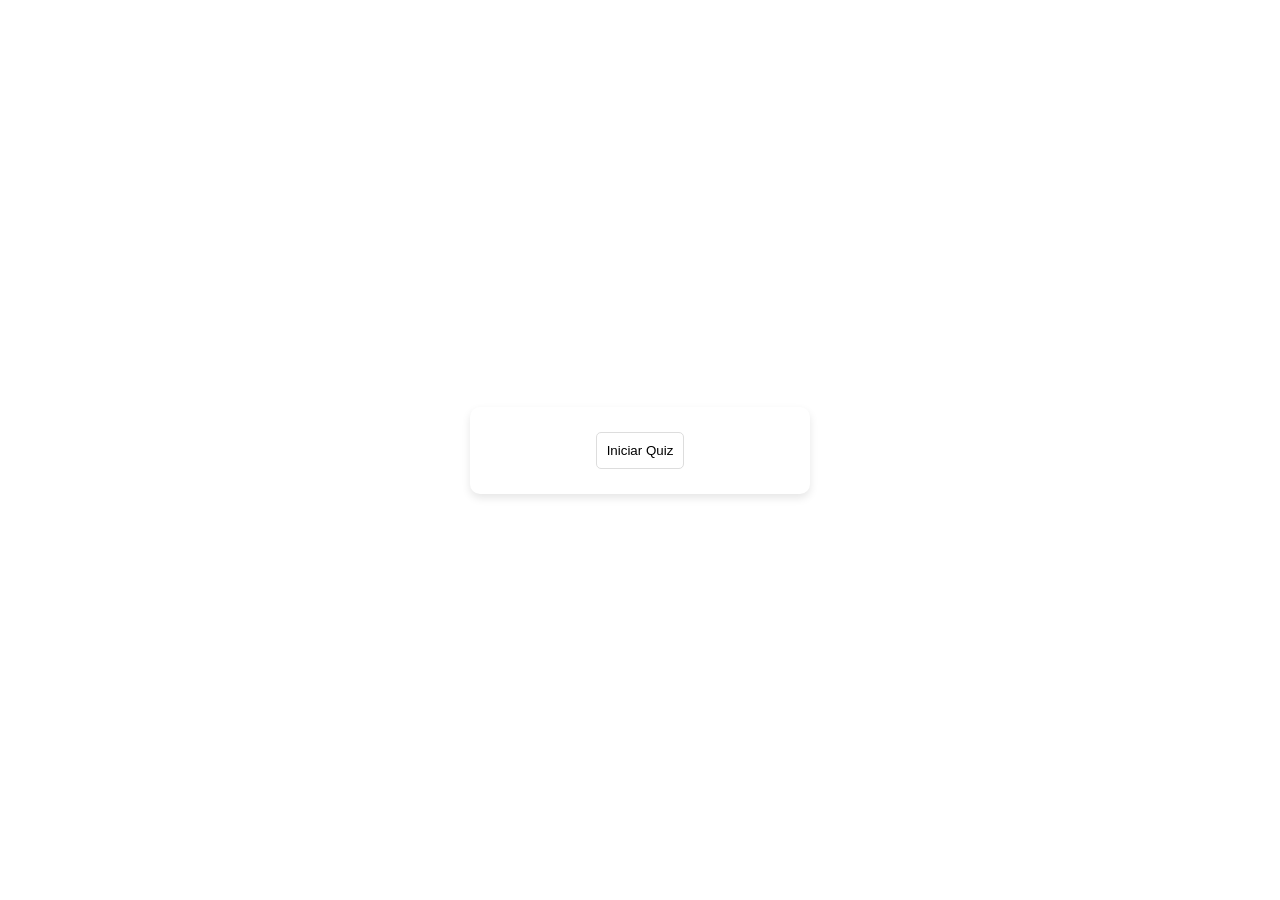
<file: index.html>
<!DOCTYPE html>
<html lang="pt-BR">
<head>
    <meta charset="UTF-8">
    <meta name="viewport" content="width=device-width, initial-scale=1.0">
    <title>Quiz de Matemática</title>
    <meta name="description" content="Teste seus conhecimentos em matemática com este divertido quiz. Desafie-se agora!">
     <link rel="stylesheet" href="styles.css">
</head>
<body>
    <div class="quiz-container" role="main">
        <div id="question-container" class="hide">
            <h1 id="question">Pergunta</h1>
            <div id="answer-buttons" class="btn-grid" role="group" aria-labelledby="question">
                <button class="btn">Resposta 1</button>
                <button class="btn">Resposta 2</button>
                <button class="btn">Resposta 3</button>
                <button class="btn">Resposta 4</button>
            </div>
            <div id="result" class="hide" role="alert"></div>
            <button id="next-btn" class="next-btn btn hide">Próxima Pergunta</button>
        </div>
        <button id="start-btn" class="start-btn btn">Iniciar Quiz</button>
    </div>
    <script src="script.js"></script>
</body>
</html>
</file>
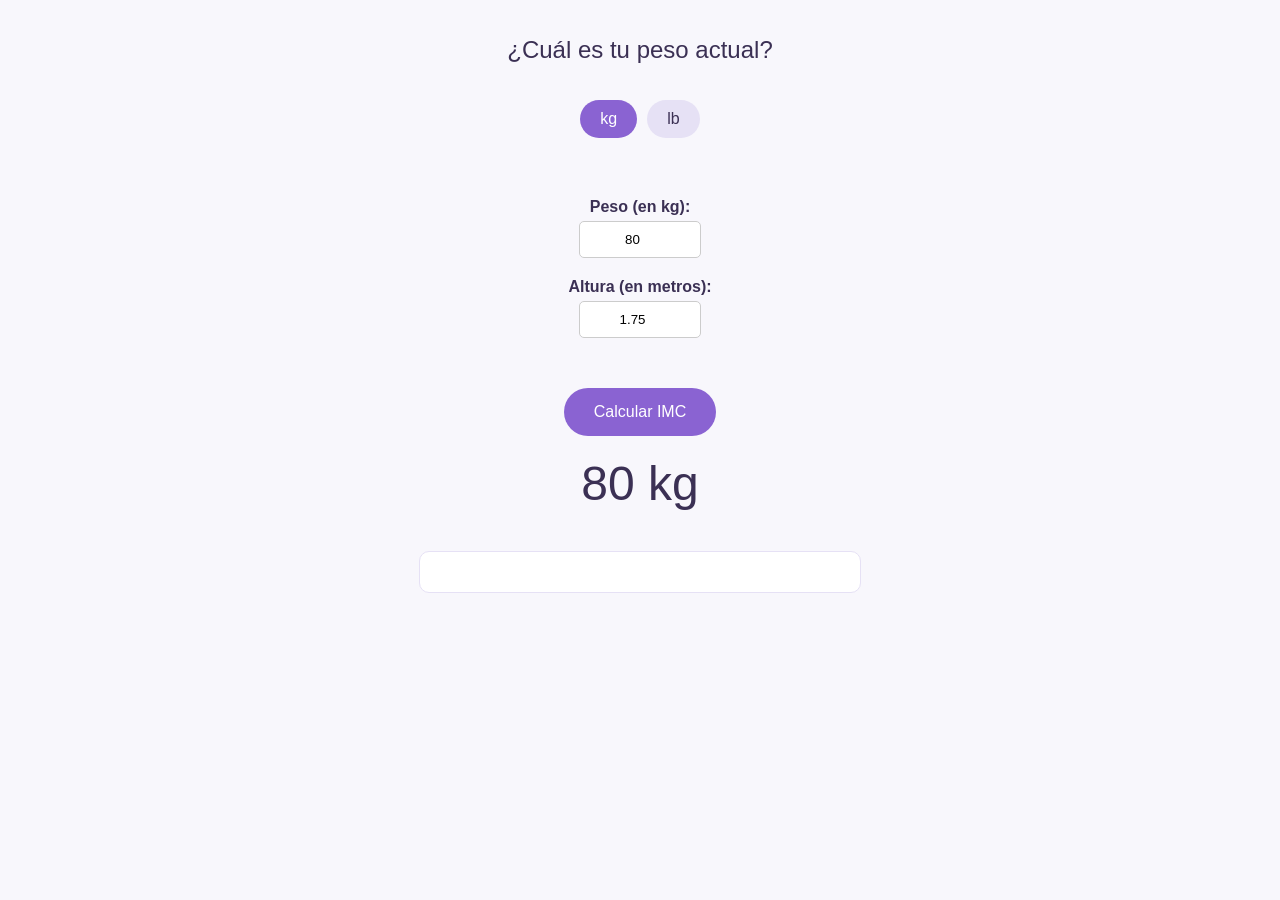
<file: imc.html>
<!DOCTYPE html>
<html lang="es">
<head>
    <meta charset="UTF-8">
    <meta name="viewport" content="width=device-width, initial-scale=1.0">
    <title>Calculadora de IMC</title>
    <style>
        body {
            font-family: Arial, sans-serif;
            background-color: #f8f7fc;
            color: #3b3054;
            text-align: center;
            margin: 0;
            padding: 20px;
        }

        h1 {
            font-weight: normal;
            font-size: 24px;
        }

        .weight-toggle {
            display: inline-flex;
            margin-top: 20px;
            margin-bottom: 40px;
        }

        .weight-toggle button {
            background-color: #e6e1f5;
            border: none;
            border-radius: 20px;
            padding: 10px 20px;
            font-size: 16px;
            margin: 0 5px;
            cursor: pointer;
            color: #3b3054;
        }

        .weight-toggle button.active {
            background-color: #8a63d2;
            color: white;
        }

        .input-group {
            margin: 20px 0;
        }

        .input-group label {
            display: block;
            margin-bottom: 5px;
            font-weight: bold;
        }

        .input-group input {
            width: 100px;
            padding: 10px;
            border: 1px solid #ccc;
            border-radius: 5px;
            text-align: center;
        }

        .weight-display {
            font-size: 48px;
            margin: 20px 0;
            color: #3b3054;
        }

        .imc-box {
            border: 1px solid #e6e1f5;
            border-radius: 10px;
            padding: 20px;
            margin: 20px 0;
            background-color: white;
            text-align: left;
            display: inline-block;
            width: 80%;
            max-width: 400px;
        }

        .imc-box p {
            margin: 10px 0;
        }

        .imc-box .title {
            font-weight: bold;
        }

        .btn-next {
            background-color: #8a63d2;
            border: none;
            border-radius: 30px;
            padding: 15px 30px;
            font-size: 16px;
            color: white;
            cursor: pointer;
            margin-top: 30px;
        }

        .btn-next:hover {
            background-color: #7149ac;
        }
    </style>
</head>
<body>

    <h1>¿Cuál es tu peso actual?</h1>

    <div class="weight-toggle">
        <button class="active" onclick="setUnit('kg')">kg</button>
        <button onclick="setUnit('lb')">lb</button>
    </div>

    <div class="input-group">
        <label for="weight">Peso (en <span id="weight-unit">kg</span>):</label>
        <input type="number" id="weight" placeholder="80" value="80">
    </div>

    <div class="input-group">
        <label for="height">Altura (en metros):</label>
        <input type="number" id="height" placeholder="1.75" value="1.75" step="0.01">
    </div>

    <button class="btn-next" onclick="calculateIMC()">Calcular IMC</button>

    <div class="weight-display" id="weight-display">80 kg</div>

    <div class="imc-box" id="imc-result">
        <!-- O resultado do IMC será exibido aqui -->
    </div>

    <script>
        let unit = 'kg';

        function setUnit(newUnit) {
            unit = newUnit;
            document.getElementById('weight-unit').innerText = newUnit;
            updateDisplay();
        }

        function calculateIMC() {
            const weight = parseFloat(document.getElementById("weight").value);
            const height = parseFloat(document.getElementById("height").value);
            let imc;

            if (unit === 'lb') {
                imc = (weight / 2.20462) / (height * height);
            } else {
                imc = weight / (height * height);
            }

            imc = imc.toFixed(2);
            let resultText = `Tu IMC es de ${imc}, lo que se considera `;

            if (imc < 18.5) {
                resultText += "bajo peso.";
            } else if (imc < 24.9) {
                resultText += "normal.";
            } else if (imc < 29.9) {
                resultText += "sobrepeso.";
            } else {
                resultText += "obesidad.";
            }

            document.getElementById("imc-result").innerHTML = `
                <p class="title">${resultText}</p>
                <p>Mantente positiva y céntrate en una dieta equilibrada y el ejercicio.</p>
                <p>Utilizaremos tu índice para personalizar tu plan efectivo de pérdida de peso.</p>
            `;
        }

        function updateDisplay() {
            const weight = document.getElementById('weight').value;
            document.getElementById('weight-display').innerText = `${weight} ${unit}`;
        }
    </script>

</body>
</html>
</file>
<file: styles.css>
body {
    font-family: 'Arial', sans-serif;
    display: flex;
    justify-content: center;
    align-items: center;
    height: 100vh;
    margin: 0;
    background-image: url('https://github.com/fireprojectx/Quiz/blob/main/empty-picture-frame-surrounded-with-light-bulbs-yellow-background.jpg'); /* Caminho da imagem */
    background-size: cover;
    background-position: center;
    background-repeat: no-repeat;
}

.quiz-container {
    width: 300px;
    text-align: center;
    background-size: cover;
    background-position: center;
    background-repeat: no-repeat;
    padding: 20px; /* Adiciona espaço interno */
    border-radius: 10px; /* Adiciona cantos arredondados */
    box-shadow: 0 4px 8px rgba(0, 0, 0, 0.1); /* Adiciona sombra para destaque */
}

.btn {
    border: 1px solid #ddd;
    padding: 10px;
    margin: 5px;
    border-radius: 5px;
    cursor: pointer;
    background-color: #ffffff;
}

.btn:hover, .btn:focus {
    background-color: #f0f0f0;
    outline: none;
    box-shadow: 0 0 0 2px #4caf50;
}

.btn-grid {
    display: grid;
    grid-template-columns: repeat(2, 1fr);
    gap: 10px;
}

.next-btn {
    background-color: #4caf50;
    color: white;
}

.hide {
    display: none;
}

#result {
    margin-top: 10px;
}

.correct {
    background-color: #4caf50;
    color: white;
}

.wrong {
    background-color: #f44336;
    color: white;
}

#question {
    font-size: 1.2em;
    margin-bottom: 20px;
}
</file>
